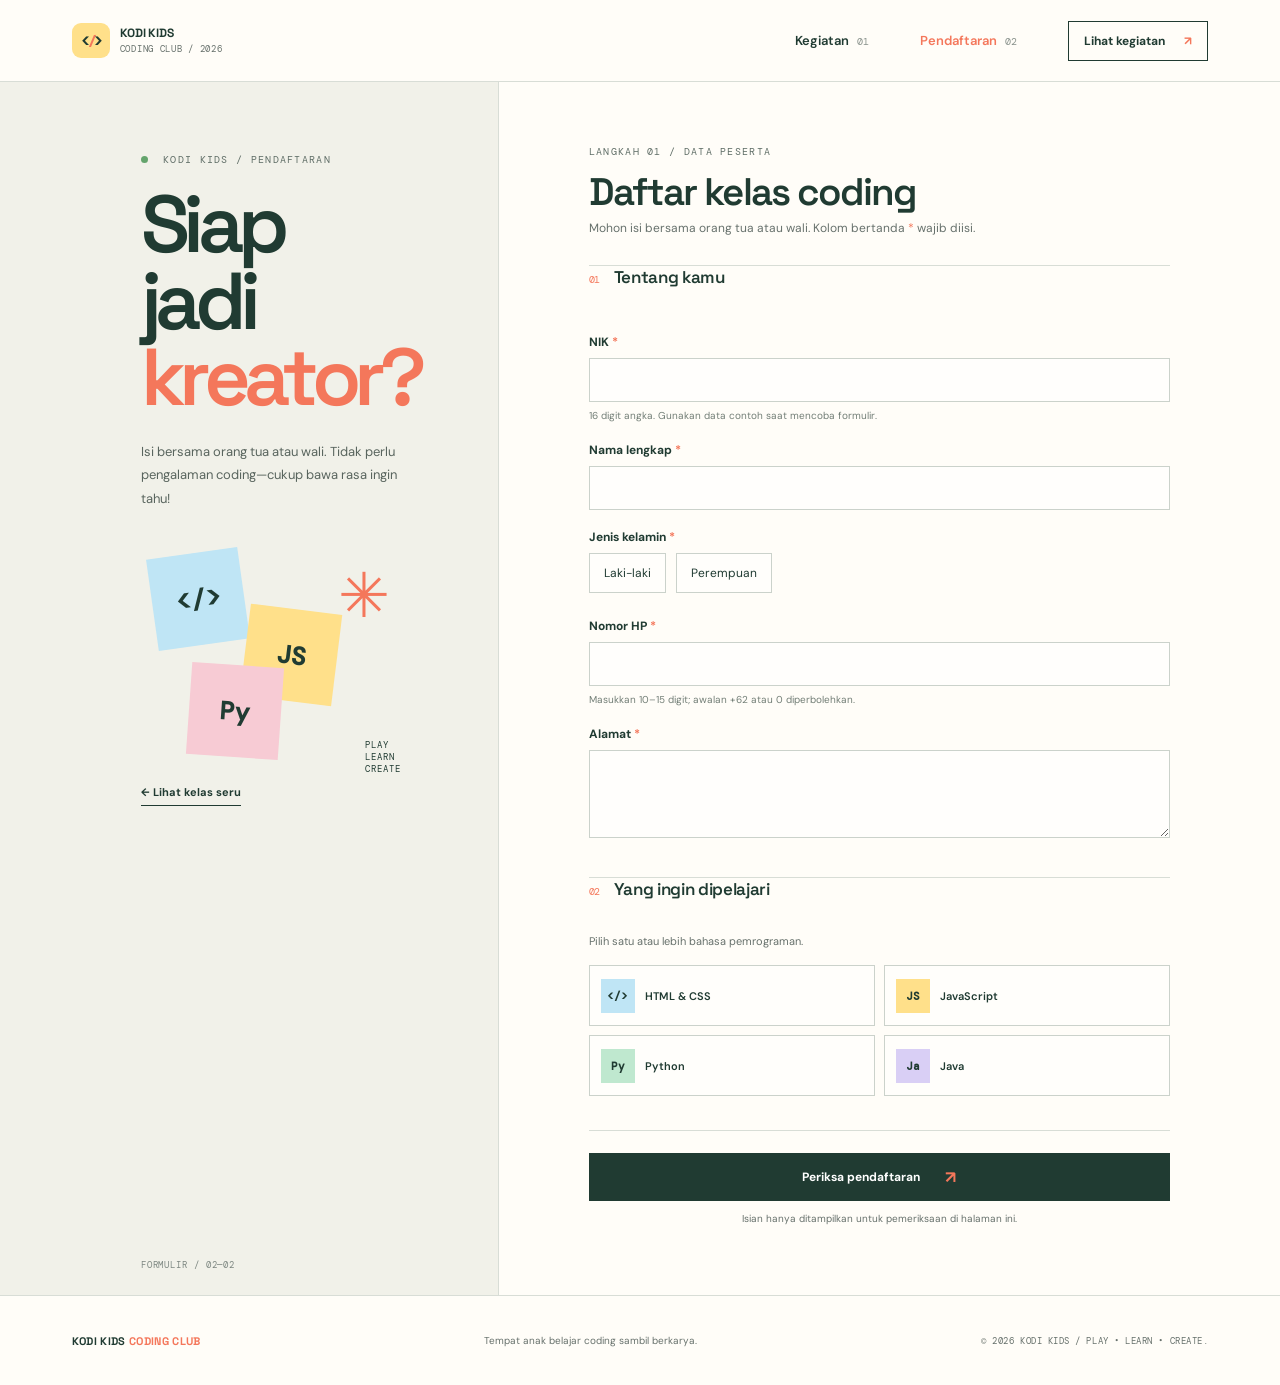
<file: pendaftaran.html>
<!doctype html>
<html lang="id">
<head>
  <meta charset="utf-8">
  <meta name="viewport" content="width=device-width, initial-scale=1">
  <meta name="theme-color" content="#fbfaf6">
  <meta name="description" content="Daftarkan anak ke kelas coding seru KODI Kids Coding Club.">
  <title>Pendaftaran — KODI Kids Coding Club</title>
  <link rel="preconnect" href="https://fonts.googleapis.com">
  <link rel="preconnect" href="https://fonts.gstatic.com" crossorigin>
  <link href="https://fonts.googleapis.com/css2?family=DM+Mono:wght@400;500&family=DM+Sans:wght@400;500;600;700&family=Space+Grotesk:wght@400;500;600;700&display=swap" rel="stylesheet">
  <link rel="stylesheet" href="css/style.css">
</head>
<body class="form-page">
  <a class="skip-link" href="#konten">Lewati ke konten</a>
  <header class="site-header">
    <a class="wordmark" href="index.html" aria-label="KODI Kids Coding Club, beranda"><span class="wordmark-icon" aria-hidden="true"><span>&lt;</span><b>/</b><span>&gt;</span></span><span>KODI KIDS<small>CODING CLUB / 2026</small></span></a>
    <button class="menu-toggle" type="button" aria-expanded="false" aria-controls="site-nav"><span></span><span class="sr-only">Buka navigasi</span></button>
    <nav class="site-nav" id="site-nav" aria-label="Navigasi utama">
      <a class="nav-link" href="index.html">Kegiatan <span>01</span></a>
      <a class="nav-link active" href="pendaftaran.html" aria-current="page">Pendaftaran <span>02</span></a>
      <a class="nav-cta" href="index.html#kegiatan">Lihat kegiatan <span aria-hidden="true">↗</span></a>
    </nav>
  </header>

  <main id="konten" class="registration-layout">
    <aside class="form-aside"><p class="eyebrow"><span class="status-dot"></span> KODI KIDS / PENDAFTARAN</p><h1>Siap<br>jadi <span>kreator?</span></h1><p class="aside-copy">Isi bersama orang tua atau wali. Tidak perlu pengalaman coding—cukup bawa rasa ingin tahu!</p><div class="aside-art" aria-hidden="true"><span class="code-chip chip-html">&lt;/&gt;</span><span class="code-chip chip-js">JS</span><span class="code-chip chip-py">Py</span><span class="art-star">✳</span><span class="art-note">PLAY<br>LEARN<br>CREATE</span></div><a class="back-link" href="index.html">← Lihat kelas seru</a><span class="aside-index">FORMULIR / 02—02</span></aside>
    <section class="form-content" aria-labelledby="form-title">
      <div class="form-heading"><p class="eyebrow">LANGKAH 01 / DATA PESERTA</p><h2 id="form-title">Daftar kelas coding</h2><p>Mohon isi bersama orang tua atau wali. Kolom bertanda <span aria-hidden="true">*</span> wajib diisi.</p></div>
      <form id="registration-form" novalidate>
        <fieldset class="form-fieldset"><legend><span>01</span> Tentang kamu</legend>
          <div class="field"><label for="nik">NIK <span aria-hidden="true">*</span></label><input id="nik" name="nik" type="text" inputmode="numeric" autocomplete="off" maxlength="16" pattern="[0-9]{16}" aria-describedby="nik-hint nik-error" required><small class="field-hint" id="nik-hint">16 digit angka. Gunakan data contoh saat mencoba formulir.</small><small class="field-error" id="nik-error"></small></div>
          <div class="field"><label for="nama">Nama lengkap <span aria-hidden="true">*</span></label><input id="nama" name="nama" type="text" autocomplete="name" maxlength="100" aria-describedby="nama-error" required><small class="field-error" id="nama-error"></small></div>
          <fieldset class="choice-field"><legend>Jenis kelamin <span aria-hidden="true">*</span></legend><div class="radio-row"><label class="choice"><input type="radio" name="gender" value="Laki-laki" required><span>Laki-laki</span></label><label class="choice"><input type="radio" name="gender" value="Perempuan" required><span>Perempuan</span></label></div><small class="field-error" id="gender-error"></small></fieldset>
          <div class="field"><label for="telepon">Nomor HP <span aria-hidden="true">*</span></label><input id="telepon" name="telepon" type="tel" inputmode="tel" autocomplete="tel" maxlength="15" aria-describedby="telepon-hint telepon-error" required><small class="field-hint" id="telepon-hint">Masukkan 10–15 digit; awalan +62 atau 0 diperbolehkan.</small><small class="field-error" id="telepon-error"></small></div>
          <div class="field"><label for="alamat">Alamat <span aria-hidden="true">*</span></label><textarea id="alamat" name="alamat" rows="3" autocomplete="street-address" maxlength="300" aria-describedby="alamat-error" required></textarea><small class="field-error" id="alamat-error"></small></div>
        </fieldset>
        <fieldset class="form-fieldset language-fieldset"><legend><span>02</span> Yang ingin dipelajari</legend><p class="fieldset-hint">Pilih satu atau lebih bahasa pemrograman.</p><div class="language-options">
          <label class="language-choice lang-html"><input type="checkbox" name="bahasa" value="HTML & CSS"><span class="language-icon">&lt;/&gt;</span><span>HTML &amp; CSS</span></label>
          <label class="language-choice lang-js"><input type="checkbox" name="bahasa" value="JavaScript"><span class="language-icon">JS</span><span>JavaScript</span></label>
          <label class="language-choice lang-py"><input type="checkbox" name="bahasa" value="Python"><span class="language-icon">Py</span><span>Python</span></label>
          <label class="language-choice lang-java"><input type="checkbox" name="bahasa" value="Java"><span class="language-icon">Ja</span><span>Java</span></label>
        </div><small class="field-error" id="bahasa-error"></small></fieldset>
        <div class="form-actions"><button class="button button-dark submit-button" type="submit">Periksa pendaftaran <span aria-hidden="true">↗</span></button><p>Isian hanya ditampilkan untuk pemeriksaan di halaman ini.</p></div>
      </form>

      <section class="confirmation-panel" id="confirmation-panel" hidden aria-labelledby="confirmation-title" tabindex="-1"><div class="panel-kicker"><span>LANGKAH TERAKHIR</span><span>02 / 02</span></div><div class="confirmation-mark" aria-hidden="true">?</div><h2 id="confirmation-title">Apakah Anda sudah yakin untuk menyimpan?</h2><p>Periksa lagi isianmu sebelum menampilkan ringkasan pendaftaran.</p><div class="confirmation-actions"><button class="button button-dark" id="confirm-yes" type="button">Ya, lanjutkan <span aria-hidden="true">↗</span></button><button class="button button-light" id="confirm-no" type="button">Tidak, saya ingin mengedit</button></div></section>

      <section class="summary-panel" id="summary-panel" hidden aria-labelledby="summary-title" tabindex="-1"><div class="panel-kicker"><span>KODI KIDS / RINGKASAN</span><span>TERKONFIRMASI</span></div><div class="summary-mark" aria-hidden="true">✓</div><h2 id="summary-title">Sampai jumpa<br>di kelas coding!</h2><p class="summary-intro">Berikut ringkasan isian yang kamu konfirmasi.</p><dl class="summary-list" id="summary-list"></dl><p class="local-note">Ringkasan ini hanya tampil di halaman ini dan tidak disimpan ke database.</p><button class="button button-light" id="edit-again" type="button">Kembali ke formulir</button></section>
    </section>
  </main>
  <footer class="site-footer"><a class="footer-brand" href="index.html">KODI KIDS <span>CODING CLUB</span></a><p>Tempat anak belajar coding sambil berkarya.</p><span>© 2026 KODI KIDS / PLAY • LEARN • CREATE.</span></footer>
  <script src="js/main.js" defer></script>
  <script src="js/pendaftaran.js" defer></script>
</body>
</html>
</file>
<file: css/style.css>
:root {
  --paper: #fffdf8;
  --white: #fff;
  --ink: #203b32;
  --muted: #67716c;
  --line: #d8ddd6;
  --orange: #f4775b;
  --yellow: #ffe08a;
  --green: #bfe8cf;
  --blue: #bfe5f5;
  --pink: #f7cbd4;
  --lavender: #d9cff5;
  --mono: "DM Mono", "Courier New", monospace;
  --sans: "DM Sans", Arial, sans-serif;
  --display: "Space Grotesk", "DM Sans", sans-serif;
}
* { box-sizing: border-box; }
html { scroll-behavior: smooth; }
body { margin: 0; background: var(--paper); color: var(--ink); font-family: var(--sans); -webkit-font-smoothing: antialiased; }
img { display: block; width: 100%; }
a { color: inherit; }
button, input, textarea { font: inherit; }
button:focus-visible, a:focus-visible, input:focus-visible, textarea:focus-visible { outline: 3px solid var(--orange); outline-offset: 3px; }
.skip-link { position: absolute; z-index: 20; top: -60px; left: 1rem; padding: .75rem 1rem; background: var(--ink); color: white; }
.skip-link:focus { top: 1rem; }
.sr-only { position: absolute; width: 1px; height: 1px; padding: 0; margin: -1px; overflow: hidden; clip: rect(0,0,0,0); white-space: nowrap; border: 0; }
.site-header { min-height: 82px; padding: 0 5.6vw; display: flex; align-items: center; justify-content: space-between; border-bottom: 1px solid var(--line); position: relative; z-index: 5; background: var(--paper); }
.wordmark { display: inline-flex; gap: 10px; align-items: center; text-decoration: none; font: 700 12px/1.15 var(--display); letter-spacing: -.02em; }
.wordmark small { display: block; margin-top: 5px; color: var(--muted); font: 9px/1 var(--mono); letter-spacing: .08em; }
.wordmark-icon { width: 38px; height: 35px; display: inline-flex; justify-content: center; align-items: center; border-radius: 9px; background: var(--yellow); color: var(--ink); font: 700 14px var(--mono); letter-spacing: -.12em; }
.wordmark-icon > span, .wordmark-icon > b { display: block; }
.wordmark-icon b { color: var(--orange); font-weight: 700; }
.site-nav { display: flex; align-items: center; gap: clamp(22px, 4vw, 58px); }
.nav-link { text-decoration: none; font-size: 13px; font-weight: 600; }
.nav-link span { margin-left: 5px; color: #89928c; font: 10px var(--mono); }
.nav-link.active { color: var(--orange); }
.nav-cta { border: 1px solid var(--ink); padding: 11px 15px; text-decoration: none; font-size: 12px; font-weight: 700; transition: background .18s, color .18s; }
.nav-cta span { margin-left: 16px; color: var(--orange); }
.nav-cta:hover { background: var(--ink); color: white; }
.menu-toggle { display: none; }
.hero { min-height: 620px; padding: 62px 9vw 64px 11vw; display: grid; grid-template-columns: .9fr 1.1fr; gap: 5vw; align-items: center; position: relative; overflow: hidden; }
.hero-copy { position: relative; padding-bottom: 30px; }
.eyebrow { margin: 0 0 20px; font: 10px/1.5 var(--mono); letter-spacing: .13em; color: #606e67; }
.status-dot { width: 7px; height: 7px; margin-right: 8px; display: inline-block; border-radius: 50%; background: #64a46c; }
h1, h2, h3, p { margin-top: 0; }
.hero h1, .form-aside h1 { margin: 0; font: 600 clamp(62px, 7.3vw, 112px)/.95 var(--display); letter-spacing: -.08em; }
.highlight-word { position: relative; z-index: 0; white-space: nowrap; }
.highlight-word::after { content: ""; position: absolute; z-index: -1; left: -.02em; right: -.02em; bottom: .04em; height: .2em; background: var(--yellow); transform: rotate(-2deg); }
.hero-description { max-width: 330px; margin: 25px 0 24px; color: #56625c; font-size: 15px; line-height: 1.75; }
.text-link { display: inline-flex; gap: 22px; align-items: center; text-decoration: none; font-size: 12px; font-weight: 700; border-bottom: 1px solid var(--ink); padding-bottom: 7px; }
.text-link span { color: var(--orange); font-size: 16px; }
.hero-index { position: absolute; bottom: 0; left: 0; font: 10px var(--mono); color: #8a938e; }
.hero-art { min-width: 0; position: relative; margin: 10px 0 12px; }
.hero-art > img { height: clamp(330px, 39vw, 500px); object-fit: cover; filter: saturate(.82); }
.image-stamp { width: 105px; height: 105px; position: absolute; top: -22px; right: -22px; display: flex; justify-content: center; align-items: center; gap: 6px; background: var(--yellow); color: var(--ink); font: 10px/1.2 var(--mono); letter-spacing: .07em; transform: rotate(7deg); }
.stamp-star { align-self: flex-start; margin-top: 18px; font-size: 24px; }
.image-caption { display: flex; justify-content: space-between; margin: 10px 0 0; color: var(--muted); font: 9px var(--mono); letter-spacing: .09em; }
.hero-side-note { position: absolute; right: 2.1vw; top: 50%; writing-mode: vertical-rl; transform: translateY(-50%); color: #87918b; font: 9px var(--mono); letter-spacing: .15em; }
.ticker { overflow: hidden; background: var(--ink); color: var(--paper); border-block: 1px solid var(--ink); }
.ticker-track { display: flex; justify-content: space-around; gap: 38px; width: max-content; min-width: 100%; padding: 15px 5vw; font: 11px var(--mono); letter-spacing: .11em; }
.ticker i { padding-left: 27px; color: var(--orange); font-style: normal; }
.section-wrap { padding-inline: 11vw; }
.activities { padding-top: 106px; padding-bottom: 104px; }
.section-heading { display: flex; justify-content: space-between; align-items: end; gap: 30px; margin-bottom: 54px; }
.section-heading .eyebrow { margin-bottom: 14px; }
.section-heading h2, .join-band h2 { margin: 0; font: 600 clamp(38px, 5vw, 66px)/1 var(--display); letter-spacing: -.065em; }
.section-heading h2 span { color: var(--orange); }
.section-intro { max-width: 300px; margin: 0 0 5px; color: var(--muted); font-size: 13px; line-height: 1.7; }
.activity-grid { display: grid; grid-template-columns: 1.12fr .88fr; gap: 76px 8vw; align-items: start; }
.activity { min-width: 0; }
.activity-offset { margin-top: 125px; }
.activity-wide { grid-column: 1 / -1; width: 75%; justify-self: center; margin-top: -10px; }
.activity-image { display: block; position: relative; overflow: hidden; background: #e7e9e2; }
.activity-image img { height: 100%; object-fit: cover; filter: saturate(.78); transition: transform .45s ease, filter .3s; }
.activity-image:hover img { transform: scale(1.035); filter: saturate(1.08); }
.activity-image:hover .image-arrow { transform: rotate(45deg); }
.image-large { height: 315px; }
.image-tall { height: 390px; }
.image-wide { height: 330px; }
.image-number { position: absolute; top: 13px; left: 14px; padding: 8px 10px; background: var(--paper); font: 10px var(--mono); }
.image-arrow { position: absolute; bottom: 12px; right: 12px; width: 38px; height: 38px; display: grid; place-items: center; background: var(--orange); color: var(--ink); font-size: 19px; transition: transform .2s; }
.photo-label { position: absolute; left: 22px; bottom: 22px; color: white; font: 600 20px/1.05 var(--display); letter-spacing: -.04em; text-shadow: 0 1px 6px #0008; }
.activity-meta { display: flex; justify-content: space-between; gap: 12px; margin-top: 18px; color: #66736c; font: 9px var(--mono); letter-spacing: .07em; }
.activity h3 { margin: 12px 0 7px; font: 600 25px/1.15 var(--display); letter-spacing: -.045em; }
.activity > p { max-width: 440px; margin-bottom: 0; color: var(--muted); font-size: 13px; line-height: 1.7; }
.activities-footer { margin-top: 55px; padding-top: 17px; border-top: 1px solid var(--line); display: flex; justify-content: space-between; align-items: start; color: var(--muted); font: 9px var(--mono); letter-spacing: .1em; }
.activities-footer .text-link { color: var(--ink); font: 700 11px var(--sans); letter-spacing: 0; }
.join-band { display: flex; align-items: center; gap: 36px; justify-content: space-between; padding: 65px 11vw; background: #f2f4e9; }
.join-mark { font-size: 57px; color: var(--orange); }
.join-band .eyebrow { margin-bottom: 13px; color: var(--muted); }
.join-band h2 { font-size: clamp(34px, 4vw, 53px); }
.join-band h2 span { color: #66796e; }
.button { min-height: 48px; padding: 0 18px; display: inline-flex; justify-content: center; align-items: center; gap: 25px; border: 1px solid var(--ink); border-radius: 0; text-decoration: none; font-size: 12px; font-weight: 700; cursor: pointer; transition: background .18s, color .18s, transform .18s; }
.button:hover { transform: translateY(-2px); }
.button-dark { background: var(--ink); color: white; }
.button-dark span { color: var(--orange); font-size: 17px; }
.button-dark:hover { background: var(--orange); color: var(--ink); }
.button-dark:hover span { color: var(--ink); }
.button-light { background: transparent; color: var(--ink); }
.button-light:hover { background: var(--ink); color: white; }
.site-footer { min-height: 90px; display: flex; align-items: center; justify-content: space-between; gap: 20px; padding: 22px 5.6vw; border-top: 1px solid var(--line); }
.footer-brand { text-decoration: none; font: 700 11px var(--display); letter-spacing: .03em; }
.footer-brand span { color: var(--orange); }
.site-footer p, .site-footer > span { margin: 0; color: var(--muted); font-size: 10px; }
.site-footer > span { font: 9px var(--mono); letter-spacing: .06em; }

/* Halaman pendaftaran */
.registration-layout { min-height: calc(100vh - 172px); display: grid; grid-template-columns: minmax(300px, .78fr) minmax(0, 1.22fr); }
.form-aside { position: relative; min-height: 700px; padding: 70px 7vw 45px 11vw; overflow: hidden; background: #f1f1e9; border-right: 1px solid var(--line); }
.form-aside h1 { font-size: clamp(58px, 6.3vw, 88px); }
.form-aside h1 span { color: var(--orange); }
.aside-copy { max-width: 300px; margin-top: 23px; color: #59655e; font-size: 13px; line-height: 1.8; }
.aside-art { height: 245px; position: relative; margin-top: 25px; }
.code-chip { position: absolute; width: 92px; height: 92px; display: grid; place-items: center; font: 700 25px var(--mono); }
.chip-html { left: 4%; top: 18px; background: var(--blue); transform: rotate(-8deg); }
.chip-js { left: 39%; top: 74px; background: var(--yellow); transform: rotate(7deg); }
.chip-py { left: 18%; top: 130px; background: var(--pink); transform: rotate(4deg); }
.art-star { position: absolute; right: 7%; top: 20px; color: var(--orange); font-size: 62px; }
.art-note { position: absolute; right: 3%; bottom: 5px; font: 9px/1.35 var(--mono); letter-spacing: .11em; }
.back-link { display: inline-block; text-decoration: none; font-size: 11px; font-weight: 700; border-bottom: 1px solid var(--ink); padding-bottom: 6px; }
.aside-index { position: absolute; bottom: 24px; left: 11vw; color: #7d8781; font: 9px var(--mono); letter-spacing: .1em; }
.form-content { width: min(100%, 760px); padding: 62px clamp(30px, 7vw, 105px) 70px; }
.form-heading { padding-bottom: 29px; border-bottom: 1px solid var(--line); }
.form-heading .eyebrow { margin-bottom: 12px; }
.form-heading h2 { margin-bottom: 7px; font: 600 clamp(29px, 3vw, 40px)/1.1 var(--display); letter-spacing: -.05em; }
.form-heading > p:last-child { margin: 0; color: var(--muted); font-size: 12px; }
.form-heading > p:last-child span, .field label > span, .choice-field legend > span { color: var(--orange); }
.form-fieldset { min-width: 0; margin: 0; padding: 25px 0 28px; border: 0; border-bottom: 1px solid var(--line); }
.form-fieldset > legend { width: 100%; margin-bottom: 21px; padding: 0; font: 600 17px var(--display); letter-spacing: -.02em; }
.form-fieldset > legend span { margin-right: 10px; color: var(--orange); font: 10px var(--mono); }
.field { margin-bottom: 19px; }
.field:last-child { margin-bottom: 0; }
.field > label, .choice-field > legend { display: block; margin-bottom: 8px; font-size: 12px; font-weight: 700; }
.field input, .field textarea { width: 100%; min-height: 44px; padding: 10px 12px; border: 1px solid #cbd2cb; border-radius: 0; background: rgba(255,255,255,.64); color: var(--ink); font-size: 13px; }
.field textarea { min-height: 88px; resize: vertical; }
.field input:focus, .field textarea:focus { border-color: var(--ink); outline: 2px solid var(--ink); outline-offset: 1px; }
[aria-invalid="true"] { border-color: #bb3c25 !important; }
.field-hint, .field-error { display: block; margin-top: 6px; font-size: 10px; line-height: 1.5; }
.field-hint { color: #727e76; }
.field-error { min-height: 0; color: #a83220; font-weight: 600; }
.choice-field { margin: 0 0 19px; padding: 0; border: 0; }
.choice-field > legend { padding: 0; }
.radio-row { display: flex; gap: 10px; }
.choice { position: relative; cursor: pointer; }
.choice input, .language-choice input { position: absolute; width: 1px; height: 1px; opacity: 0; }
.choice span { min-height: 40px; padding: 0 14px; display: flex; align-items: center; border: 1px solid #cbd2cb; background: rgba(255,255,255,.55); font-size: 12px; }
.choice input:checked + span { border-color: var(--ink); background: var(--ink); color: white; }
.choice input:focus-visible + span, .language-choice input:focus-visible + .language-icon { outline: 3px solid var(--orange); outline-offset: 3px; }
.fieldset-hint { margin: -12px 0 17px; color: var(--muted); font-size: 11px; }
.language-options { display: grid; grid-template-columns: repeat(2, minmax(0, 1fr)); gap: 9px; }
.language-choice { position: relative; min-height: 61px; padding: 9px 11px; display: flex; gap: 10px; align-items: center; border: 1px solid #cbd2cb; background: rgba(255,255,255,.55); cursor: pointer; font-size: 11px; font-weight: 600; transition: border-color .15s, transform .15s, background .15s; }
.language-choice:hover { border-color: var(--ink); }
.language-choice:hover { transform: translateY(-2px); }
.language-icon { width: 34px; height: 34px; display: grid; place-items: center; color: var(--ink); font: 700 11px var(--mono); }
.lang-html .language-icon { background: var(--blue); }
.lang-js .language-icon { background: var(--yellow); }
.lang-py .language-icon { background: var(--green); }
.lang-java .language-icon { background: var(--lavender); }
.language-choice:has(input:checked) { border: 2px solid var(--ink); }
.form-actions { padding-top: 22px; }
.form-actions .button { width: 100%; }
.form-actions > p { margin: 11px 0 0; text-align: center; color: var(--muted); font-size: 10px; }
.confirmation-panel, .summary-panel { position: relative; margin-top: 30px; padding: 28px; border: 1px solid var(--ink); background: #fffef9; }
.panel-kicker { display: flex; justify-content: space-between; color: #68746d; font: 9px var(--mono); letter-spacing: .1em; }
.confirmation-mark, .summary-mark { width: 47px; height: 47px; margin: 28px 0 17px; display: grid; place-items: center; background: var(--yellow); font: 600 24px var(--display); }
.confirmation-panel h2, .summary-panel h2 { max-width: 420px; margin-bottom: 9px; font: 600 30px/1.1 var(--display); letter-spacing: -.05em; }
.confirmation-panel > p, .summary-intro { color: var(--muted); font-size: 12px; line-height: 1.65; }
.confirmation-actions { display: flex; flex-wrap: wrap; gap: 10px; margin-top: 23px; }
.summary-panel .summary-mark { background: var(--green); }
.summary-list { margin: 23px 0 15px; border-top: 1px solid var(--line); }
.summary-row { display: grid; grid-template-columns: minmax(130px, .7fr) 1.3fr; gap: 18px; padding: 12px 0; border-bottom: 1px solid var(--line); }
.summary-row dt { color: var(--muted); font-size: 11px; }
.summary-row dd { margin: 0; overflow-wrap: anywhere; font-size: 12px; font-weight: 600; white-space: pre-wrap; }
.local-note { margin: 0 0 17px; color: var(--muted); font-size: 10px; line-height: 1.55; }
[hidden] { display: none !important; }
@media (prefers-reduced-motion: reduce) { *, *::before, *::after { scroll-behavior: auto !important; transition-duration: .01ms !important; animation-duration: .01ms !important; } }
@media (max-width: 800px) {
  .site-header { min-height: 72px; padding-inline: 6vw; }
  .menu-toggle { width: 43px; height: 40px; padding: 10px; display: grid; align-content: center; gap: 6px; border: 1px solid var(--ink); background: transparent; }
  .menu-toggle::before, .menu-toggle::after { content: ""; width: 20px; height: 1px; display: block; background: var(--ink); }
  .menu-toggle[aria-expanded="true"]::before { transform: translateY(3.5px) rotate(45deg); }
  .menu-toggle[aria-expanded="true"]::after { transform: translateY(-3.5px) rotate(-45deg); }
  .site-nav { position: absolute; top: calc(100% - 1px); left: 0; right: 0; padding: 0 6vw; display: none; align-items: stretch; gap: 0; background: var(--paper); border-bottom: 1px solid var(--line); }
  .site-nav.is-open { display: flex; flex-direction: column; }
  .nav-link, .nav-cta { padding: 16px 0; border-bottom: 1px solid var(--line); }
  .nav-cta { border: 0; }
  .hero { min-height: auto; padding: 64px 8vw 55px; grid-template-columns: 1fr 1fr; gap: 6vw; }
  .hero h1 { font-size: clamp(55px, 9vw, 80px); }
  .hero-art > img { height: 360px; }
  .hero-side-note { display: none; }
  .image-stamp { width: 78px; height: 78px; right: -10px; font-size: 8px; }
  .stamp-star { margin-top: 12px; font-size: 18px; }
  .section-wrap { padding-inline: 8vw; }
  .activities { padding-block: 75px; }
  .activity-grid { column-gap: 6vw; row-gap: 55px; }
  .image-large { height: 260px; }
  .image-tall { height: 320px; }
  .image-wide { height: 280px; }
  .activity-offset { margin-top: 90px; }
  .join-band { padding: 50px 8vw; gap: 20px; }
  .join-mark { font-size: 38px; }
  .join-band .button { gap: 12px; }
  .site-footer { padding-inline: 6vw; }
  .registration-layout { grid-template-columns: minmax(250px, .78fr) minmax(0, 1.22fr); }
  .form-aside { padding: 58px 5vw 40px 7vw; }
  .aside-index { left: 7vw; }
  .form-aside h1 { font-size: clamp(56px, 7vw, 75px); }
  .form-content { padding-inline: 5vw; }
}
@media (max-width: 600px) {
  .hero { padding: 53px 7vw 43px; display: flex; flex-direction: column; align-items: stretch; gap: 38px; }
  .hero-copy { padding-bottom: 28px; }
  .hero h1 { font-size: clamp(64px, 16vw, 90px); }
  .hero-description { margin-top: 20px; }
  .hero-art { margin: 0 7px 0 0; }
  .hero-art > img { height: min(95vw, 400px); }
  .image-stamp { right: -8px; top: -14px; }
  .ticker-track { justify-content: flex-start; padding-inline: 7vw; gap: 22px; font-size: 10px; }
  .ticker-track span:nth-child(n+6) { display: none; }
  .ticker i { padding-left: 15px; }
  .section-wrap { padding-inline: 7vw; }
  .activities { padding-block: 64px; }
  .section-heading { display: block; margin-bottom: 34px; }
  .section-heading h2 { font-size: 43px; }
  .section-intro { margin-top: 14px; }
  .activity-grid { display: flex; flex-direction: column; gap: 43px; }
  .activity-offset, .activity-wide { width: 100%; margin: 0; }
  .activity:nth-child(2) { width: 86%; align-self: flex-end; }
  .image-large { height: 68vw; max-height: 330px; }
  .image-tall { height: 88vw; max-height: 390px; }
  .image-wide { height: 61vw; max-height: 320px; }
  .activity-meta { font-size: 8px; }
  .activity h3 { font-size: 23px; }
  .activities-footer { margin-top: 38px; }
  .activities-footer .text-link { gap: 10px; }
  .join-band { padding: 42px 7vw; display: grid; grid-template-columns: 30px 1fr; gap: 15px; }
  .join-mark { align-self: start; font-size: 30px; }
  .join-band h2 { font-size: 35px; }
  .join-band .button { grid-column: 2; justify-self: start; margin-top: 5px; }
  .site-footer { padding: 23px 7vw; align-items: flex-start; flex-direction: column; gap: 8px; }
  .registration-layout { display: block; }
  .form-aside { min-height: 0; padding: 42px 7vw 31px; border-right: 0; border-bottom: 1px solid var(--line); }
  .form-aside h1 { font-size: clamp(58px, 15vw, 78px); }
  .aside-copy { max-width: 330px; margin-top: 15px; }
  .aside-art { position: absolute; width: 165px; height: 160px; right: 4vw; bottom: 37px; margin: 0; transform: scale(.66); transform-origin: bottom right; }
  .back-link { margin-top: 20px; }
  .aside-index { display: none; }
  .form-content { width: 100%; padding: 40px 7vw 52px; }
  .form-heading h2 { font-size: 33px; }
  .form-fieldset { padding-top: 22px; }
  .language-options { gap: 8px; }
  .language-choice { padding-inline: 8px; gap: 7px; font-size: 10px; }
  .language-icon { flex: 0 0 30px; width: 30px; height: 30px; }
  .confirmation-panel, .summary-panel { padding: 21px; }
  .confirmation-panel h2, .summary-panel h2 { font-size: 26px; }
  .confirmation-actions { flex-direction: column; }
  .confirmation-actions .button { width: 100%; }
  .summary-row { grid-template-columns: 1fr; gap: 5px; }
}
</file>
